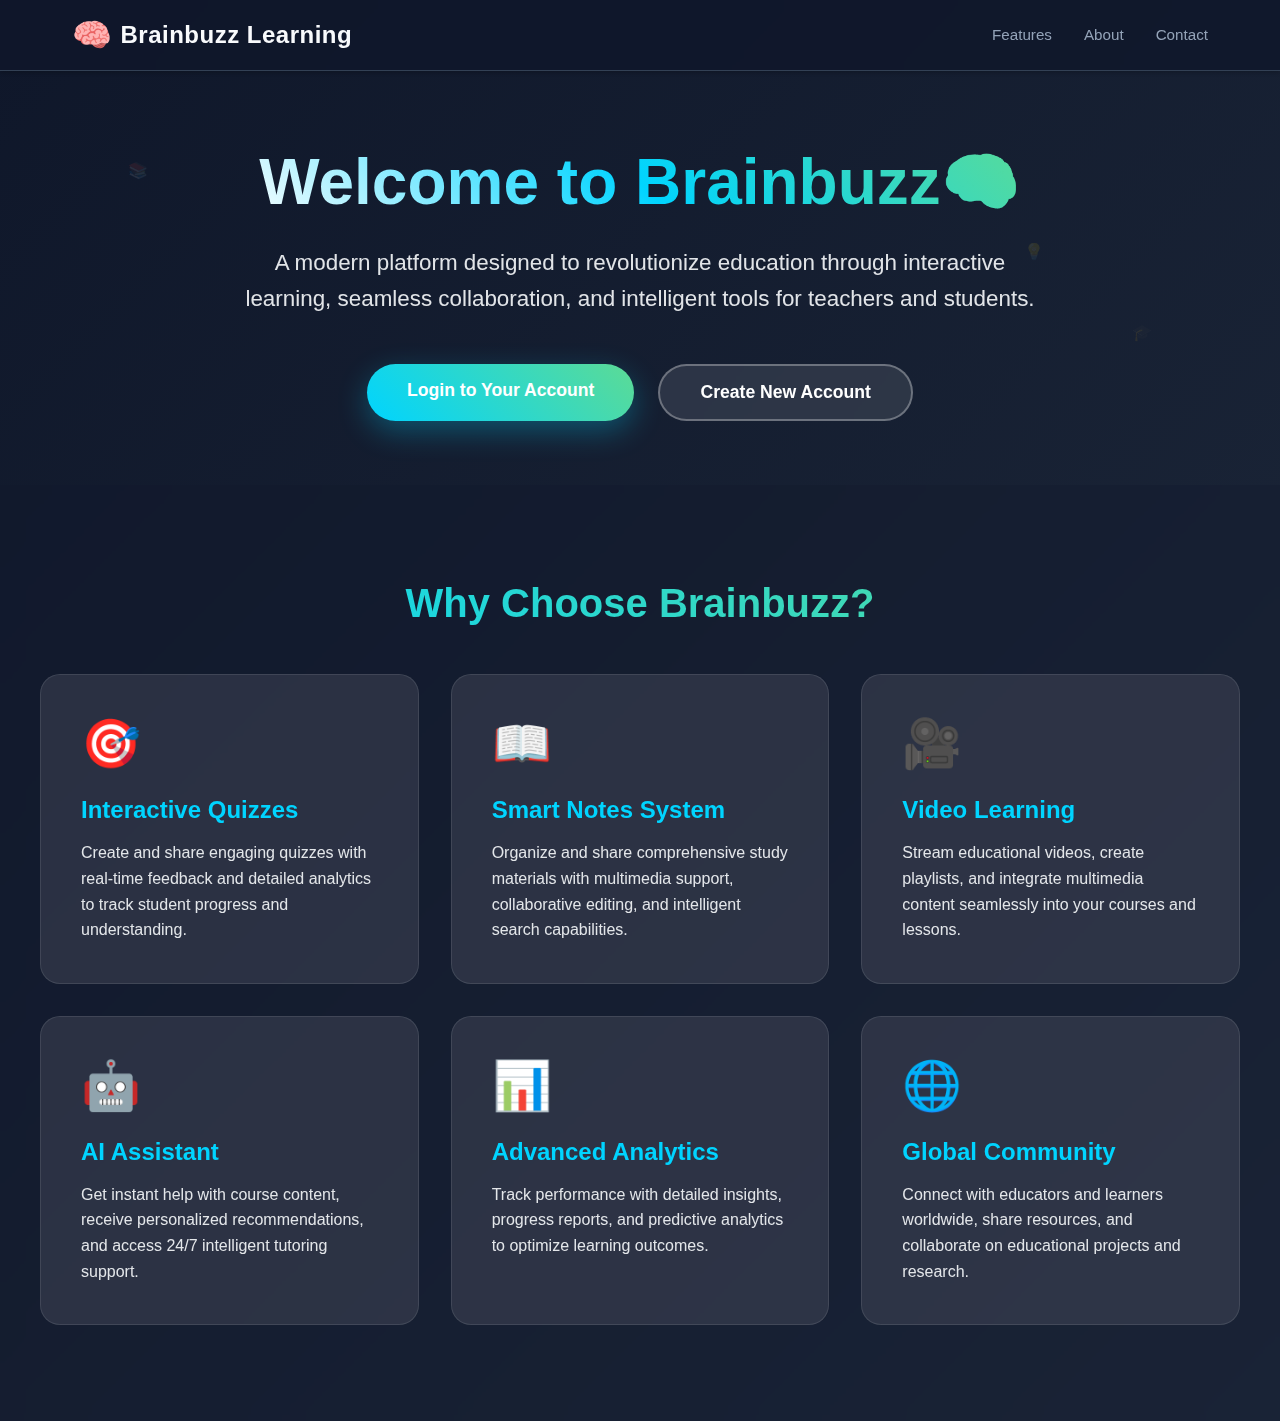
<file: templates/index.html>
<!DOCTYPE html>
<html lang="en">
<head>
    <meta charset="UTF-8">
    <meta name="viewport" content="width=device-width, initial-scale=1.0">
    <title>Brainbuzz🧠 Learning - Modern Education Platform</title>
    <style>
        * {
            margin: 0;
            padding: 0;
            box-sizing: border-box;
        }

        :root {
            --primary-color: #3b82f6;
            --primary-dark: #2563eb;
            --accent-color: #f59e0b;
            --bg-dark: #0f172a;
            --card-bg: #1e293b;
            --text-primary: #f8fafc;
            --text-secondary: #94a3b8;
            --border-color: #334155;
            --input-bg: #0f172a;
        }

        body {
            font-family: -apple-system, BlinkMacSystemFont, 'Segoe UI', Roboto, sans-serif;
            background: linear-gradient(135deg, var(--bg-dark) 0%, #1e293b 100%);
            min-height: 100vh;
            color: var(--text-primary);
            overflow-x: hidden;
        }

        .navbar {
            background: rgba(15, 23, 42, 0.8) !important;
            backdrop-filter: blur(10px);
            border-bottom: 1px solid var(--border-color);
            padding: 1rem 0;
            position: fixed;
            width: 100%;
            top: 0;
            z-index: 1000;
            transition: all 0.3s ease;
            box-shadow: 0 2px 4px rgba(0,0,0,0.2);
        }

        .navbar.scrolled {
            background: rgba(0, 0, 0, 0.2);
            backdrop-filter: blur(30px);
        }

        .nav-content {
            max-width: 1200px;
            margin: 0 auto;
            display: flex;
            justify-content: space-between;
            align-items: center;
            padding: 0 2rem;
        }

        .logo {
            display: flex;
            align-items: center;
            gap: 0.5rem;
            font-size: 1.5rem;
            font-weight: 700;
            text-decoration: none;
            color: var(--text-primary);
            transition: transform 0.3s ease;
            letter-spacing: 0.5px;
        }

        .logo:hover {
            transform: scale(1.05);
            color: #00d4ff;
        }

        .logo::before {
            content: "🧠";
            font-size: 2rem;
            animation: pulse 2s infinite;
        }

        .nav-links {
            display: flex;
            gap: 2rem;
            list-style: none;
            align-items: center;
        }

        .nav-link {
            color: var(--text-secondary);
            text-decoration: none;
            font-weight: 500;
            transition: all 0.3s ease;
            position: relative;
            font-size: 0.95rem;
        }

        .nav-link:hover {
            color: #00d4ff;
            transform: translateY(-2px);
        }

        .nav-link::after {
            content: '';
            position: absolute;
            bottom: -5px;
            left: 0;
            width: 0;
            height: 2px;
            background: linear-gradient(90deg, var(--primary-color), var(--primary-dark));
            transition: width 0.3s ease;
        }

        .nav-link:hover::after {
            width: 100%;
        }

        .hero-section {
            margin-top: 80px;
            padding: 4rem 2rem;
            text-align: center;
            position: relative;
            overflow: hidden;
        }

        .hero-content {
            max-width: 800px;
            margin: 0 auto;
            position: relative;
            z-index: 2;
        }

        .hero-title {
            font-size: 4rem;
            font-weight: 800;
            margin-bottom: 1.5rem;
            background: linear-gradient(45deg, #fff, #00d4ff, #5cdb95);
            -webkit-background-clip: text;
            -webkit-text-fill-color: transparent;
            background-clip: text;
            animation: slideInUp 1s ease-out;
            line-height: 1.2;
        }

        .hero-subtitle {
            font-size: 1.4rem;
            margin-bottom: 3rem;
            opacity: 0.9;
            line-height: 1.6;
            animation: slideInUp 1s ease-out 0.2s both;
        }

        .cta-buttons {
            display: flex;
            gap: 1.5rem;
            justify-content: center;
            flex-wrap: wrap;
            animation: slideInUp 1s ease-out 0.4s both;
        }

        .cta-btn {
            padding: 1rem 2.5rem;
            font-size: 1.1rem;
            font-weight: 600;
            border: none;
            border-radius: 50px;
            text-decoration: none;
            transition: all 0.4s ease;
            position: relative;
            overflow: hidden;
            cursor: pointer;
            display: inline-block;
        }

        .cta-btn.primary {
            background: linear-gradient(45deg, #00d4ff, #5cdb95);
            color: white;
            box-shadow: 0 10px 30px rgba(0, 212, 255, 0.3);
        }

        .cta-btn.secondary {
            background: rgba(255, 255, 255, 0.1);
            color: white;
            border: 2px solid rgba(255, 255, 255, 0.3);
            backdrop-filter: blur(10px);
        }

        .cta-btn:hover {
            transform: translateY(-5px);
            color: white;
        }

        .cta-btn.primary:hover {
            box-shadow: 0 15px 40px rgba(0, 212, 255, 0.5);
            background: linear-gradient(45deg, #5cdb95, #00d4ff);
        }

        .cta-btn.secondary:hover {
            background: rgba(255, 255, 255, 0.2);
            border-color: rgba(255, 255, 255, 0.6);
        }

        .features-section {
            padding: 6rem 2rem;
            background: rgba(15, 23, 42, 0.3);
            backdrop-filter: blur(10px);
        }

        .features-container {
            max-width: 1200px;
            margin: 0 auto;
        }

        .features-title {
            text-align: center;
            font-size: 2.5rem;
            font-weight: 700;
            margin-bottom: 3rem;
            background: linear-gradient(45deg, #00d4ff, #5cdb95);
            -webkit-background-clip: text;
            -webkit-text-fill-color: transparent;
            background-clip: text;
        }

        .features-grid {
            display: grid;
            grid-template-columns: repeat(auto-fit, minmax(300px, 1fr));
            gap: 2rem;
            margin-top: 3rem;
        }

        .feature-card {
            background: rgba(255, 255, 255, 0.1);
            backdrop-filter: blur(20px);
            border-radius: 20px;
            padding: 2.5rem;
            border: 1px solid rgba(255, 255, 255, 0.1);
            transition: all 0.4s ease;
            cursor: pointer;
        }

        .feature-card:hover {
            transform: translateY(-10px);
            background: rgba(255, 255, 255, 0.15);
            box-shadow: 0 20px 40px rgba(0, 0, 0, 0.2);
        }

        .feature-icon {
            font-size: 3rem;
            margin-bottom: 1.5rem;
            display: block;
        }

        .feature-title {
            font-size: 1.5rem;
            font-weight: 600;
            margin-bottom: 1rem;
            color: #00d4ff;
        }

        .feature-description {
            opacity: 0.9;
            line-height: 1.6;
        }

        .floating-elements {
            position: absolute;
            top: 0;
            left: 0;
            width: 100%;
            height: 100%;
            overflow: hidden;
            pointer-events: none;
        }

        .floating-element {
            position: absolute;
            opacity: 0.1;
            animation: float 20s infinite linear;
        }

        .floating-element:nth-child(1) {
            top: 20%;
            left: 10%;
            animation-delay: 0s;
        }

        .floating-element:nth-child(2) {
            top: 60%;
            right: 10%;
            animation-delay: -7s;
        }

        .floating-element:nth-child(3) {
            top: 40%;
            left: 80%;
            animation-delay: -14s;
        }

        .stats-section {
            padding: 4rem 2rem;
            text-align: center;
        }

        .stats-container {
            max-width: 800px;
            margin: 0 auto;
            display: grid;
            grid-template-columns: repeat(auto-fit, minmax(200px, 1fr));
            gap: 2rem;
        }

        .stat-item {
            padding: 1.5rem;
        }

        .stat-number {
            font-size: 3rem;
            font-weight: 800;
            background: linear-gradient(45deg, #00d4ff, #5cdb95);
            -webkit-background-clip: text;
            -webkit-text-fill-color: transparent;
            background-clip: text;
            display: block;
        }

        .stat-label {
            font-size: 1.1rem;
            opacity: 0.8;
            margin-top: 0.5rem;
        }

        @keyframes slideInUp {
            from {
                opacity: 0;
                transform: translateY(50px);
            }
            to {
                opacity: 1;
                transform: translateY(0);
            }
        }

        @keyframes pulse {
            0%, 100% {
                transform: scale(1);
            }
            50% {
                transform: scale(1.1);
            }
        }

        @keyframes float {
            0% {
                transform: translateY(0px) rotate(0deg);
            }
            100% {
                transform: translateY(-100vh) rotate(360deg);
            }
        }

        @media (max-width: 768px) {
            .hero-title {
                font-size: 2.5rem;
            }

            .hero-subtitle {
                font-size: 1.1rem;
                margin-bottom: 2rem;
            }

            .cta-buttons {
                flex-direction: column;
                align-items: center;
            }

            .cta-btn {
                width: 100%;
                max-width: 300px;
            }

            .nav-content {
                padding: 0 1rem;
            }

            .nav-links {
                gap: 1rem;
            }

            .features-grid {
                grid-template-columns: 1fr;
            }

            .hero-section {
                padding: 2rem 1rem;
            }
        }
    </style>
</head>
<body>
    <nav class="navbar" id="navbar">
        <div class="nav-content">
            <a href="#" class="logo">Brainbuzz Learning</a>
            <ul class="nav-links">
                <li><a href="#features" class="nav-link">Features</a></li>
                <li><a href="#about" class="nav-link">About</a></li>
                <li><a href="#contact" class="nav-link">Contact</a></li>
            </ul>
        </div>
    </nav>

    <section class="hero-section">
        <div class="floating-elements">
            <div class="floating-element">📚</div>
            <div class="floating-element">🎓</div>
            <div class="floating-element">💡</div>
        </div>
        
        <div class="hero-content">
            <h1 class="hero-title">Welcome to Brainbuzz🧠</h1>
            <p class="hero-subtitle">
                A modern platform designed to revolutionize education through interactive learning, 
                seamless collaboration, and intelligent tools for teachers and students.
            </p>
            
            <div class="cta-buttons">
                <a href="/login" class="cta-btn primary">Login to Your Account</a>
                <a href="/register" class="cta-btn secondary">Create New Account</a>
            </div>
        </div>
    </section>


    <section class="features-section" id="features">
        <div class="features-container">
            <h2 class="features-title">Why Choose Brainbuzz?</h2>
            
            <div class="features-grid">
                <div class="feature-card">
                    <span class="feature-icon">🎯</span>
                    <h3 class="feature-title">Interactive Quizzes</h3>
                    <p class="feature-description">
                        Create and share engaging quizzes with real-time feedback and detailed analytics 
                        to track student progress and understanding.
                    </p>
                </div>
                
                <div class="feature-card">
                    <span class="feature-icon">📖</span>
                    <h3 class="feature-title">Smart Notes System</h3>
                    <p class="feature-description">
                        Organize and share comprehensive study materials with multimedia support, 
                        collaborative editing, and intelligent search capabilities.
                    </p>
                </div>
                
                <div class="feature-card">
                    <span class="feature-icon">🎥</span>
                    <h3 class="feature-title">Video Learning</h3>
                    <p class="feature-description">
                        Stream educational videos, create playlists, and integrate multimedia content 
                        seamlessly into your courses and lessons.
                    </p>
                </div>
                
                <div class="feature-card">
                    <span class="feature-icon">🤖</span>
                    <h3 class="feature-title">AI Assistant</h3>
                    <p class="feature-description">
                        Get instant help with course content, receive personalized recommendations, 
                        and access 24/7 intelligent tutoring support.
                    </p>
                </div>
                
                <div class="feature-card">
                    <span class="feature-icon">📊</span>
                    <h3 class="feature-title">Advanced Analytics</h3>
                    <p class="feature-description">
                        Track performance with detailed insights, progress reports, and predictive 
                        analytics to optimize learning outcomes.
                    </p>
                </div>
                
                <div class="feature-card">
                    <span class="feature-icon">🌐</span>
                    <h3 class="feature-title">Global Community</h3>
                    <p class="feature-description">
                        Connect with educators and learners worldwide, share resources, and 
                        collaborate on educational projects and research.
                    </p>
                </div>
            </div>
        </div>
    </section>

    <script>
        // Navbar scroll effect
        window.addEventListener('scroll', function() {
            const navbar = document.getElementById('navbar');
            if (window.scrollY > 50) {
                navbar.classList.add('scrolled');
            } else {
                navbar.classList.remove('scrolled');
            }
        });

        // Smooth scrolling for navigation links
        document.querySelectorAll('a[href^="#"]').forEach(anchor => {
            anchor.addEventListener('click', function (e) {
                e.preventDefault();
                const target = document.querySelector(this.getAttribute('href'));
                if (target) {
                    target.scrollIntoView({
                        behavior: 'smooth',
                        block: 'start'
                    });
                }
            });
        });

        // Animated counter for stats
        function animateCounters() {
            const counters = document.querySelectorAll('.stat-number');
            const speed = 200;

            counters.forEach(counter => {
                const target = +counter.getAttribute('data-target');
                const count = +counter.innerText;
                const increment = target / speed;

                if (count < target) {
                    counter.innerText = Math.ceil(count + increment);
                    setTimeout(() => animateCounters(), 1);
                } else {
                    counter.innerText = target.toLocaleString();
                }
            });
        }

        // Intersection Observer for animations
        const observerOptions = {
            threshold: 0.1,
            rootMargin: '0px 0px -50px 0px'
        };

        const observer = new IntersectionObserver((entries) => {
            entries.forEach(entry => {
                if (entry.isIntersecting) {
                    if (entry.target.classList.contains('stats-section')) {
                        animateCounters();
                    }
                    entry.target.style.opacity = '1';
                    entry.target.style.transform = 'translateY(0)';
                }
            });
        }, observerOptions);

        // Observe sections for animation
        document.querySelectorAll('.features-section, .stats-section').forEach(section => {
            section.style.opacity = '0';
            section.style.transform = 'translateY(50px)';
            section.style.transition = 'opacity 0.8s ease, transform 0.8s ease';
            observer.observe(section);
        });

        // Add hover effects to feature cards
        document.querySelectorAll('.feature-card').forEach(card => {
            card.addEventListener('mouseenter', function() {
                this.style.transform = 'translateY(-10px) scale(1.02)';
            });
            
            card.addEventListener('mouseleave', function() {
                this.style.transform = 'translateY(0) scale(1)';
            });
        });

        // Add ripple effect to buttons
        document.querySelectorAll('.cta-btn').forEach(button => {
            button.addEventListener('click', function(e) {
                const ripple = document.createElement('span');
                const rect = this.getBoundingClientRect();
                const size = Math.max(rect.height, rect.width);
                const x = e.clientX - rect.left - size / 2;
                const y = e.clientY - rect.top - size / 2;
                
                ripple.style.width = ripple.style.height = size + 'px';
                ripple.style.left = x + 'px';
                ripple.style.top = y + 'px';
                ripple.classList.add('ripple');
                
                this.appendChild(ripple);
                
                setTimeout(() => {
                    ripple.remove();
                }, 600);
            });
        });

        // Add CSS for ripple effect
        const style = document.createElement('style');
        style.textContent = `
            .cta-btn {
                position: relative;
                overflow: hidden;
            }
            .ripple {
                position: absolute;
                border-radius: 50%;
                background: rgba(255, 255, 255, 0.6);
                transform: scale(0);
                animation: ripple-animation 0.6s linear;
                pointer-events: none;
            }
            @keyframes ripple-animation {
                to {
                    transform: scale(4);
                    opacity: 0;
                }
            }
        `;
        document.head.appendChild(style);
    </script>
</body>
</html>
</file>
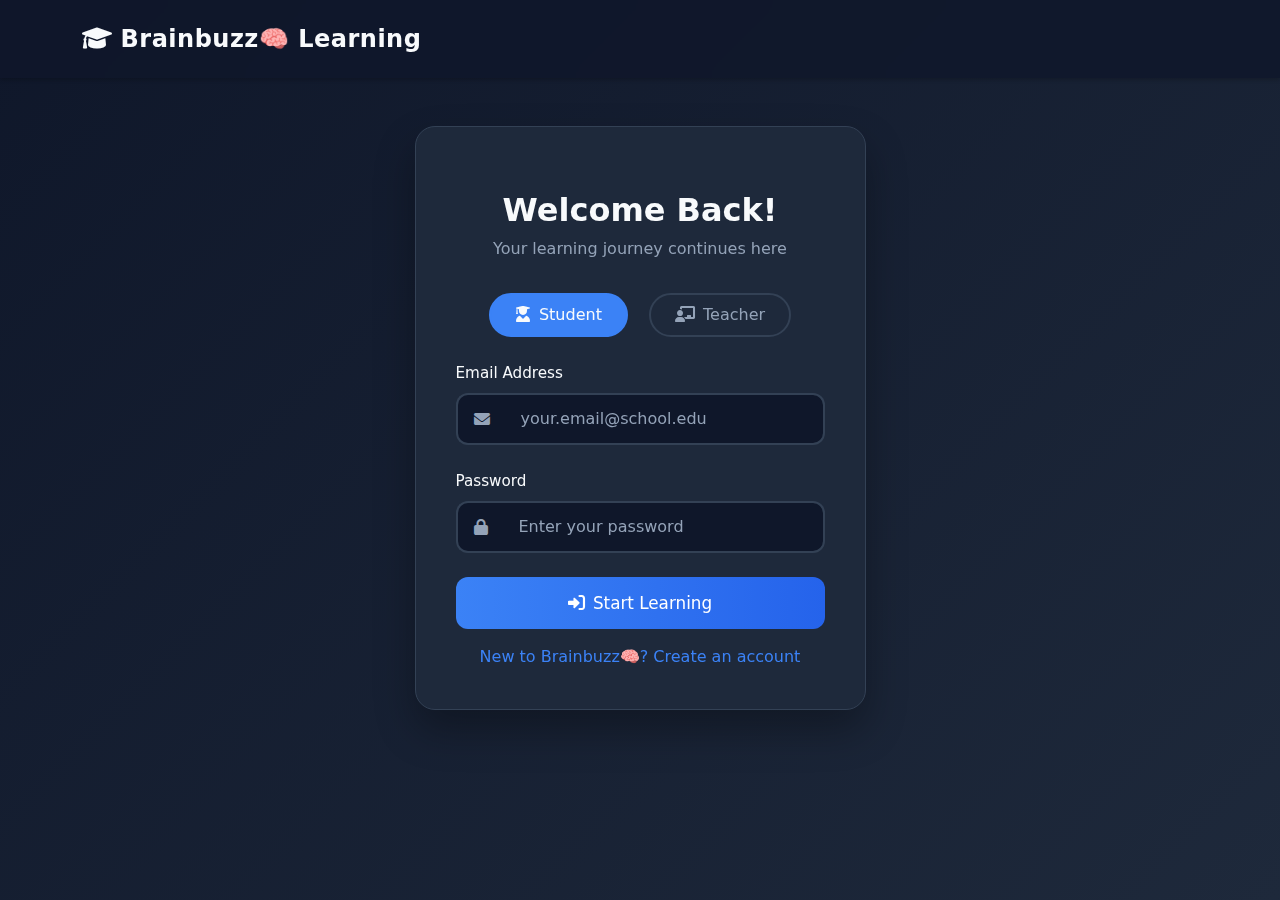
<file: templates/login.html>
<!DOCTYPE html>
<html lang="en">
<head>
    <meta charset="UTF-8">
    <meta name="viewport" content="width=device-width, initial-scale=1.0">
    <title>Login - Brainbuzz🧠 Learning Platform</title>
    <link href="https://cdn.jsdelivr.net/npm/bootstrap@5.3.0/dist/css/bootstrap.min.css" rel="stylesheet">
    <link href="https://cdnjs.cloudflare.com/ajax/libs/font-awesome/6.0.0/css/all.min.css" rel="stylesheet">
    <style>
        :root {
            --primary-color: #3b82f6;
            --primary-dark: #2563eb;
            --accent-color: #f59e0b;
            --bg-dark: #0f172a;
            --card-bg: #1e293b;
            --text-primary: #f8fafc;
            --text-secondary: #94a3b8;
            --border-color: #334155;
            --input-bg: #0f172a;
        }
        
        body {
            background: linear-gradient(135deg, var(--bg-dark) 0%, #1e293b 100%);
            min-height: 100vh;
            font-family: system-ui, -apple-system, sans-serif;
            color: var(--text-primary);
        }
        
        .navbar {
            background: rgba(15, 23, 42, 0.8) !important;
            backdrop-filter: blur(10px);
            box-shadow: 0 2px 4px rgba(0,0,0,0.2);
            padding: 1rem 0;
        }
        
        .navbar-brand {
            font-size: 1.5rem;
            font-weight: 600;
            letter-spacing: 0.5px;
            color: var(--text-primary) !important;
        }
        
        .card {
            border: 1px solid var(--border-color);
            border-radius: 20px;
            box-shadow: 0 20px 40px rgba(0, 0, 0, 0.3);
            background: var(--card-bg);
            backdrop-filter: blur(10px);
        }
        
        .card-body {
            padding: 2.5rem;
        }
        
        .form-label {
            font-weight: 500;
            color: var(--text-primary);
            margin-bottom: 0.5rem;
            font-size: 0.95rem;
        }
        
        .form-control {
            background-color: var(--input-bg);
            border: 2px solid var(--border-color);
            padding: 0.75rem 1rem;
            border-radius: 12px;
            transition: all 0.3s ease;
            font-size: 1rem;
            color: var(--text-primary);
        }
        
        .form-control:focus {
            border-color: var(--primary-color);
            box-shadow: 0 0 0 4px rgba(59, 130, 246, 0.2);
            background-color: var(--input-bg);
            color: var(--text-primary);
        }
        
        .form-control::placeholder {
            color: var(--text-secondary);
        }
        
        .btn-primary {
            background: linear-gradient(90deg, var(--primary-color), var(--primary-dark));
            border: none;
            padding: 0.85rem;
            font-weight: 500;
            border-radius: 12px;
            transition: all 0.3s ease;
            font-size: 1.05rem;
        }
        
        .btn-primary:hover {
            background: linear-gradient(90deg, var(--primary-dark), var(--primary-color));
            transform: translateY(-2px);
            box-shadow: 0 4px 12px rgba(59, 130, 246, 0.3);
        }
        
        .login-title {
            color: var(--text-primary);
            font-weight: 700;
            margin-bottom: 0.5rem;
            font-size: 2rem;
        }
        
        .login-subtitle {
            color: var(--text-secondary);
            margin-bottom: 2rem;
            font-size: 1rem;
        }
        
        .register-link {
            color: var(--primary-color);
            text-decoration: none;
            transition: all 0.2s ease;
            font-weight: 500;
        }
        
        .register-link:hover {
            color: var(--primary-dark);
            text-decoration: underline;
        }
        
        .input-group-text {
            background: var(--input-bg);
            border: 2px solid var(--border-color);
            border-right: none;
            color: var(--text-secondary);
            border-radius: 12px 0 0 12px;
            padding: 0.75rem 1rem;
        }
        
        .input-group .form-control {
            border-left: none;
            border-radius: 0 12px 12px 0;
        }
        
        .role-selector {
            margin-bottom: 1.5rem;
            text-align: center;
        }
        
        .role-btn {
            background: transparent;
            border: 2px solid var(--border-color);
            padding: 0.5rem 1.5rem;
            border-radius: 30px;
            color: var(--text-secondary);
            margin: 0 0.5rem;
            transition: all 0.3s ease;
            font-weight: 500;
        }
        
        .role-btn.active {
            background: var(--primary-color);
            color: var(--text-primary);
            border-color: var(--primary-color);
        }
        
        .role-btn:hover:not(.active) {
            border-color: var(--primary-color);
            color: var(--primary-color);
        }
        
        .welcome-icon {
            color: var(--accent-color);
            font-size: 2.5rem;
            margin-bottom: 1rem;
        }

        .input-group .form-control:focus {
            border-color: var(--primary-color);
            border-left: none;
        }

        .input-group:focus-within .input-group-text {
            border-color: var(--primary-color);
        }
    </style>
</head>
<body>
    <nav class="navbar navbar-expand-lg navbar-dark">
        <div class="container">
            <a class="navbar-brand" href="/">
                <i class="fas fa-graduation-cap me-2"></i>Brainbuzz🧠 Learning
            </a>
        </div>
    </nav>
    
    <div class="container mt-5">
        <div class="row justify-content-center">
            <div class="col-md-5">
                <div class="card">
                    <div class="card-body">
                        <div class="text-center">
                            <i class="fas fa-users-class welcome-icon"></i>
                            <h2 class="login-title">Welcome Back!</h2>
                            <p class="login-subtitle">Your learning journey continues here</p>
                        </div>
                        
                        <div class="role-selector">
                            <button type="button" class="role-btn active" onclick="setRole('student')">
                                <i class="fas fa-user-graduate me-2"></i>Student
                            </button>
                            <button type="button" class="role-btn" onclick="setRole('teacher')">
                                <i class="fas fa-chalkboard-teacher me-2"></i>Teacher
                            </button>
                        </div>

                        <form method="post" action="/login">
                            <input type="hidden" name="role" id="role" value="student">
                            <div class="mb-4">
                                <label for="email" class="form-label">Email Address</label>
                                <div class="input-group">
                                    <span class="input-group-text">
                                        <i class="fas fa-envelope"></i>
                                    </span>
                                    <input type="email" class="form-control" id="email" name="email" 
                                           placeholder="your.email@school.edu" required>
                                </div>
                            </div>
                            <div class="mb-4">
                                <label for="password" class="form-label">Password</label>
                                <div class="input-group">
                                    <span class="input-group-text">
                                        <i class="fas fa-lock"></i>
                                    </span>
                                    <input type="password" class="form-control" id="password" name="password" 
                                           placeholder="Enter your password" required>
                                </div>
                            </div>
                            <button type="submit" class="btn btn-primary w-100 mb-3">
                                <i class="fas fa-sign-in-alt me-2"></i>Start Learning
                            </button>
                        </form>
                        <div class="text-center">
                            <a href="/register" class="register-link">New to Brainbuzz🧠? Create an account</a>
                        </div>
                    </div>
                </div>
            </div>
        </div>
    </div>

    <script>
        function setRole(role) {
            document.getElementById('role').value = role;
            document.querySelectorAll('.role-btn').forEach(btn => {
                btn.classList.remove('active');
            });
            event.target.closest('.role-btn').classList.add('active');
        }
    </script>
</body>
</html>
</file>
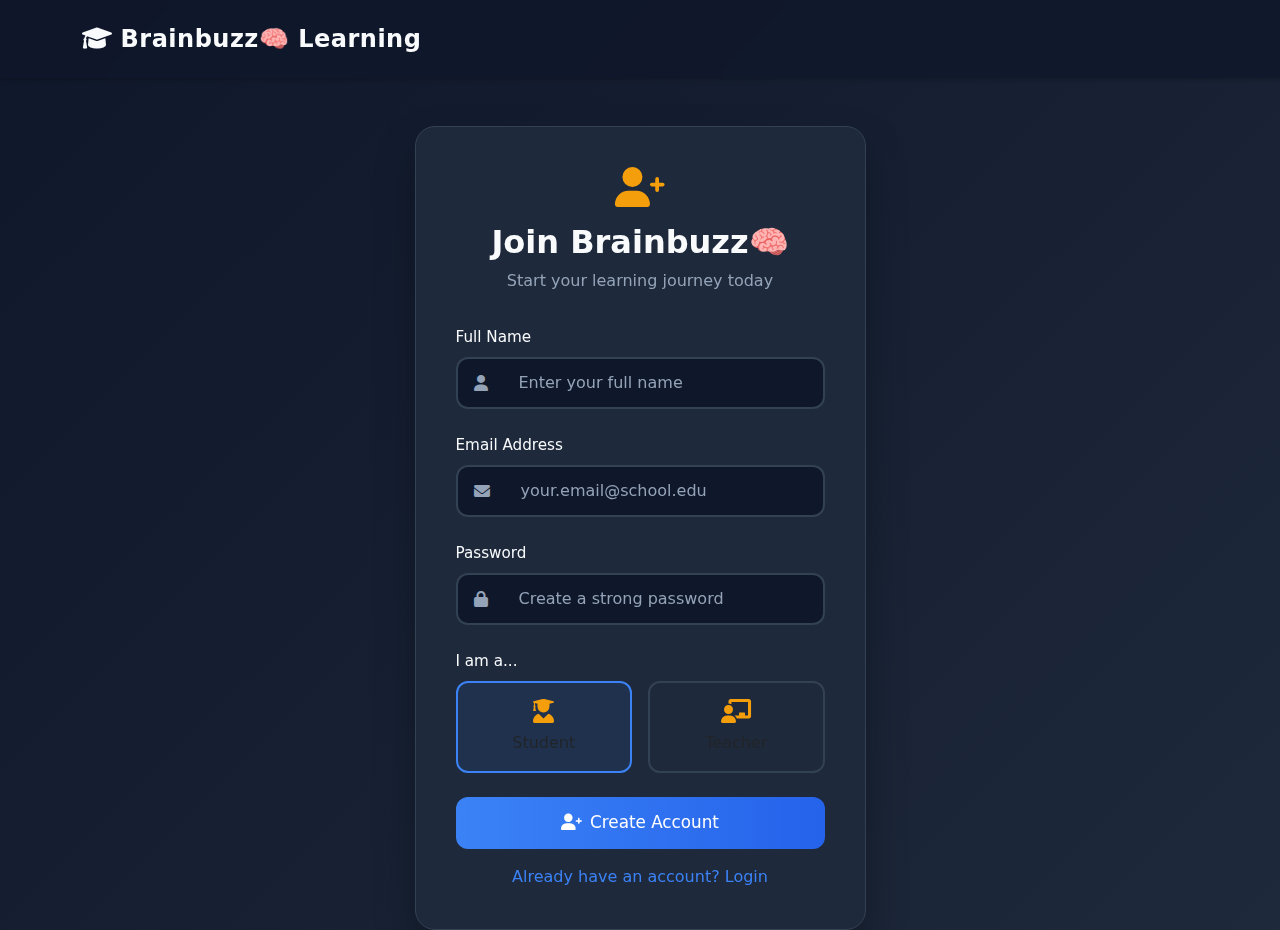
<file: templates/register.html>
<!DOCTYPE html>
<html lang="en">
<head>
    <meta charset="UTF-8">
    <meta name="viewport" content="width=device-width, initial-scale=1.0">
    <title>Register - Brainbuzz🧠 Learning Platform</title>
    <link href="https://cdn.jsdelivr.net/npm/bootstrap@5.3.0/dist/css/bootstrap.min.css" rel="stylesheet">
    <link href="https://cdnjs.cloudflare.com/ajax/libs/font-awesome/6.0.0/css/all.min.css" rel="stylesheet">
    <style>
        :root {
            --primary-color: #3b82f6;
            --primary-dark: #2563eb;
            --accent-color: #f59e0b;
            --bg-dark: #0f172a;
            --card-bg: #1e293b;
            --text-primary: #f8fafc;
            --text-secondary: #94a3b8;
            --border-color: #334155;
            --input-bg: #0f172a;
        }
        
        body {
            background: linear-gradient(135deg, var(--bg-dark) 0%, #1e293b 100%);
            min-height: 100vh;
            font-family: system-ui, -apple-system, sans-serif;
            color: var(--text-primary);
        }
        
        .navbar {
            background: rgba(15, 23, 42, 0.8) !important;
            backdrop-filter: blur(10px);
            box-shadow: 0 2px 4px rgba(0,0,0,0.2);
            padding: 1rem 0;
        }
        
        .navbar-brand {
            font-size: 1.5rem;
            font-weight: 600;
            letter-spacing: 0.5px;
            color: var(--text-primary) !important;
        }
        
        .card {
            border: 1px solid var(--border-color);
            border-radius: 20px;
            box-shadow: 0 20px 40px rgba(0, 0, 0, 0.3);
            background: var(--card-bg);
            backdrop-filter: blur(10px);
        }
        
        .card-body {
            padding: 2.5rem;
        }
        
        .form-label {
            font-weight: 500;
            color: var(--text-primary);
            margin-bottom: 0.5rem;
            font-size: 0.95rem;
        }
        
        .form-control, .form-select {
            background-color: var(--input-bg);
            border: 2px solid var(--border-color);
            padding: 0.75rem 1rem;
            border-radius: 12px;
            transition: all 0.3s ease;
            font-size: 1rem;
            color: var(--text-primary);
        }
        
        .form-control:focus, .form-select:focus {
            border-color: var(--primary-color);
            box-shadow: 0 0 0 4px rgba(59, 130, 246, 0.2);
            background-color: var(--input-bg);
            color: var(--text-primary);
        }
        
        .form-control::placeholder {
            color: var(--text-secondary);
        }

        .form-select {
            background-image: url("data:image/svg+xml,%3csvg xmlns='http://www.w3.org/2000/svg' viewBox='0 0 16 16'%3e%3cpath fill='none' stroke='%2394a3b8' stroke-linecap='round' stroke-linejoin='round' stroke-width='2' d='m2 5 6 6 6-6'/%3e%3c/svg%3e");
        }

        .form-select option {
            background-color: var(--bg-dark);
            color: var(--text-primary);
        }
        
        .btn-primary {
            background: linear-gradient(90deg, var(--primary-color), var(--primary-dark));
            border: none;
            padding: 0.85rem;
            font-weight: 500;
            border-radius: 12px;
            transition: all 0.3s ease;
            font-size: 1.05rem;
        }
        
        .btn-primary:hover {
            background: linear-gradient(90deg, var(--primary-dark), var(--primary-color));
            transform: translateY(-2px);
            box-shadow: 0 4px 12px rgba(59, 130, 246, 0.3);
        }
        
        .register-title {
            color: var(--text-primary);
            font-weight: 700;
            margin-bottom: 0.5rem;
            font-size: 2rem;
        }
        
        .register-subtitle {
            color: var(--text-secondary);
            margin-bottom: 2rem;
            font-size: 1rem;
        }
        
        .login-link {
            color: var(--primary-color);
            text-decoration: none;
            transition: all 0.2s ease;
            font-weight: 500;
        }
        
        .login-link:hover {
            color: var(--primary-dark);
            text-decoration: underline;
        }
        
        .input-group-text {
            background: var(--input-bg);
            border: 2px solid var(--border-color);
            border-right: none;
            color: var(--text-secondary);
            border-radius: 12px 0 0 12px;
            padding: 0.75rem 1rem;
        }
        
        .input-group .form-control {
            border-left: none;
            border-radius: 0 12px 12px 0;
        }
        
        .welcome-icon {
            color: var(--accent-color);
            font-size: 2.5rem;
            margin-bottom: 1rem;
        }

        .input-group .form-control:focus {
            border-color: var(--primary-color);
            border-left: none;
        }

        .input-group:focus-within .input-group-text {
            border-color: var(--primary-color);
        }

        .role-group {
            display: flex;
            gap: 1rem;
            margin-bottom: 1.5rem;
        }

        .role-option {
            flex: 1;
            padding: 1rem;
            border: 2px solid var(--border-color);
            border-radius: 12px;
            cursor: pointer;
            text-align: center;
            transition: all 0.3s ease;
        }

        .role-option:hover {
            border-color: var(--primary-color);
        }

        .role-option.active {
            background: rgba(59, 130, 246, 0.1);
            border-color: var(--primary-color);
        }

        .role-icon {
            font-size: 1.5rem;
            margin-bottom: 0.5rem;
            color: var(--accent-color);
        }
    </style>
</head>
<body>
    <nav class="navbar navbar-expand-lg navbar-dark">
        <div class="container">
            <a class="navbar-brand" href="/">
                <i class="fas fa-graduation-cap me-2"></i>Brainbuzz🧠 Learning
            </a>
        </div>
    </nav>
    
    <div class="container mt-5">
        <div class="row justify-content-center">
            <div class="col-md-5">
                <div class="card">
                    <div class="card-body">
                        <div class="text-center">
                            <i class="fas fa-user-plus welcome-icon"></i>
                            <h2 class="register-title">Join Brainbuzz🧠</h2>
                            <p class="register-subtitle">Start your learning journey today</p>
                        </div>

                        <form method="post" action="/register">
                            <div class="mb-4">
                                <label for="name" class="form-label">Full Name</label>
                                <div class="input-group">
                                    <span class="input-group-text">
                                        <i class="fas fa-user"></i>
                                    </span>
                                    <input type="text" class="form-control" id="name" name="name" 
                                           placeholder="Enter your full name" required>
                                </div>
                            </div>

                            <div class="mb-4">
                                <label for="email" class="form-label">Email Address</label>
                                <div class="input-group">
                                    <span class="input-group-text">
                                        <i class="fas fa-envelope"></i>
                                    </span>
                                    <input type="email" class="form-control" id="email" name="email" 
                                           placeholder="your.email@school.edu" required>
                                </div>
                            </div>

                            <div class="mb-4">
                                <label for="password" class="form-label">Password</label>
                                <div class="input-group">
                                    <span class="input-group-text">
                                        <i class="fas fa-lock"></i>
                                    </span>
                                    <input type="password" class="form-control" id="password" name="password" 
                                           placeholder="Create a strong password" required>
                                </div>
                            </div>

                            <div class="mb-4">
                                <label class="form-label">I am a...</label>
                                <div class="role-group">
                                    <div class="role-option active" onclick="selectRole('student', this)">
                                        <i class="fas fa-user-graduate role-icon"></i>
                                        <div>Student</div>
                                    </div>
                                    <div class="role-option" onclick="selectRole('teacher', this)">
                                        <i class="fas fa-chalkboard-teacher role-icon"></i>
                                        <div>Teacher</div>
                                    </div>
                                </div>
                                <input type="hidden" name="role" id="role" value="student">
                            </div>

                            <button type="submit" class="btn btn-primary w-100 mb-3">
                                <i class="fas fa-user-plus me-2"></i>Create Account
                            </button>
                        </form>

                        <div class="text-center">
                            <a href="/login" class="login-link">Already have an account? Login</a>
                        </div>
                    </div>
                </div>
            </div>
        </div>
    </div>

    <script>
        function selectRole(role, element) {
            document.getElementById('role').value = role;
            document.querySelectorAll('.role-option').forEach(opt => {
                opt.classList.remove('active');
            });
            element.classList.add('active');
        }
    </script>
</body>
</html>
</file>
